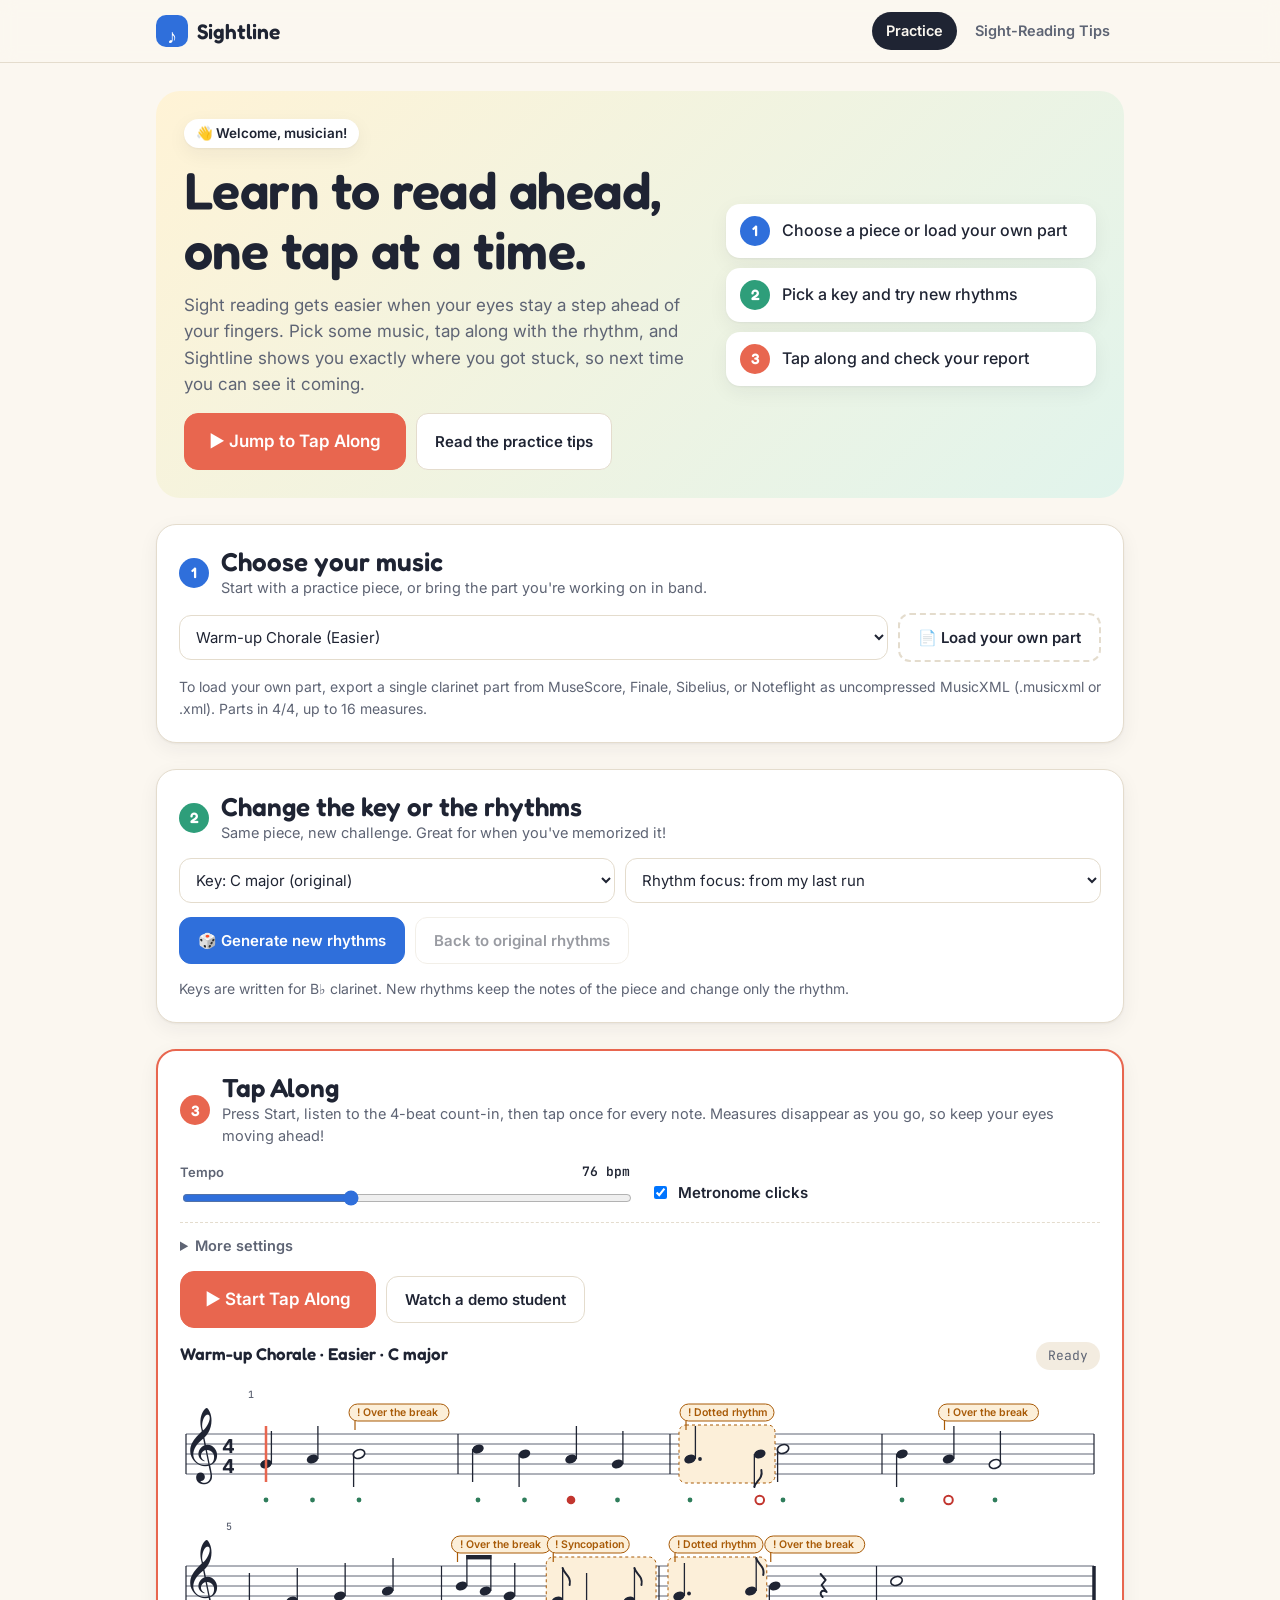
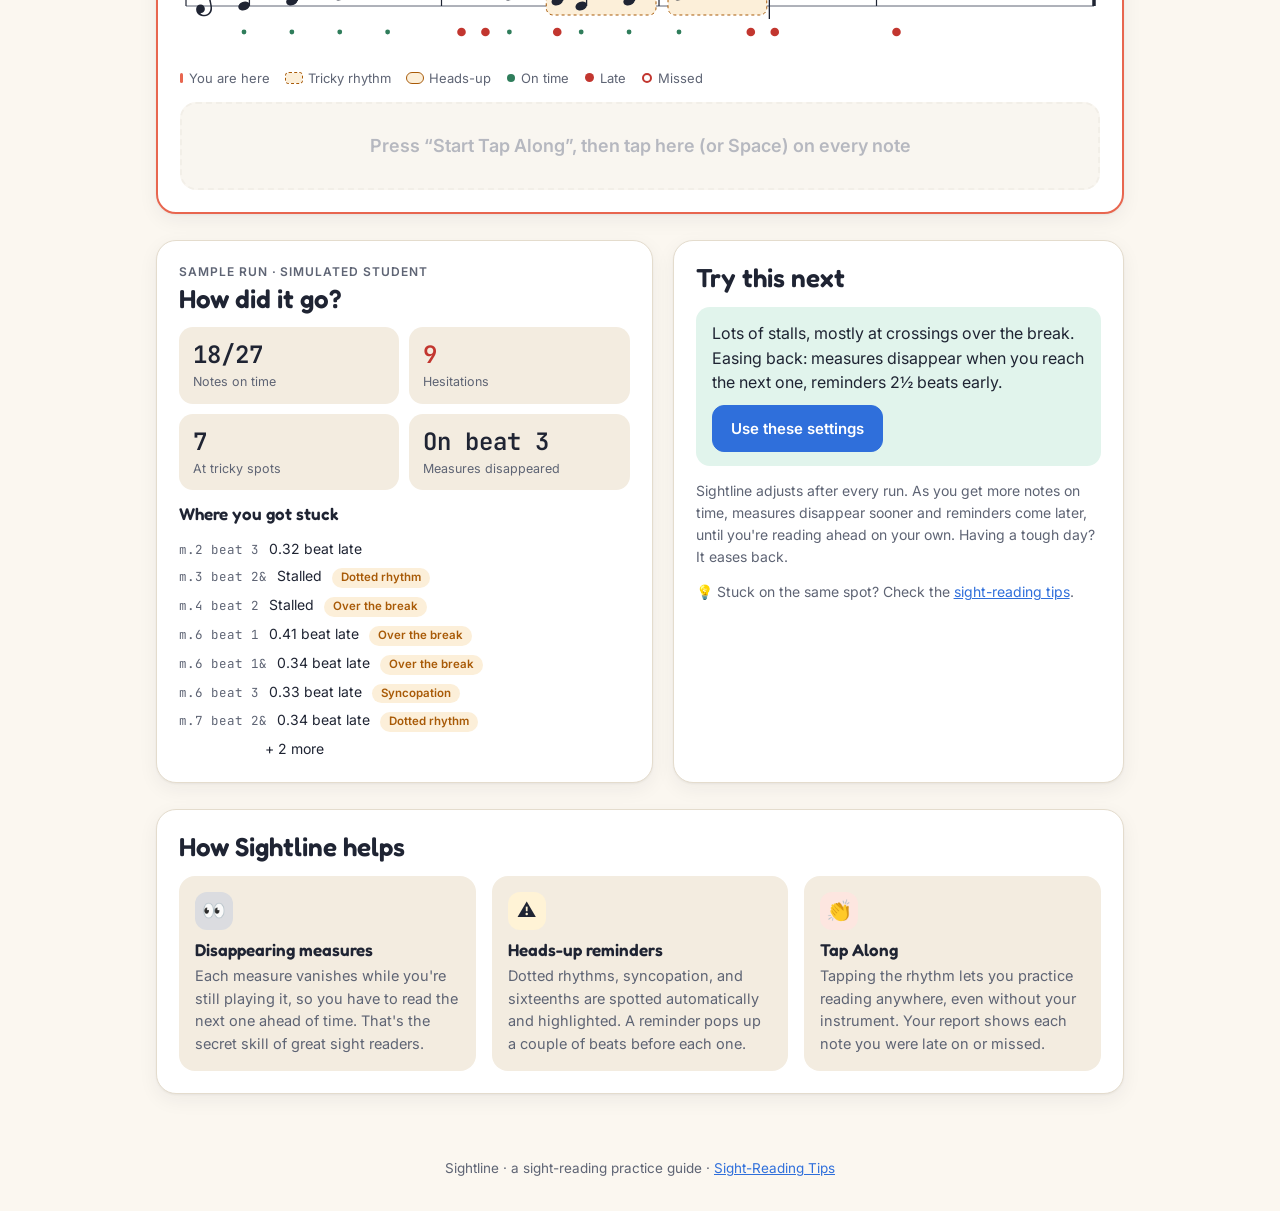
<file: sightline/index.html>
<!doctype html>
<html lang="en">
<head>
<meta charset="utf-8">
<meta name="viewport" content="width=device-width,initial-scale=1,viewport-fit=cover">
<title>Sightline</title>
<meta name="description" content="Sightline helps students practice sight reading: pick your music, change the key or rhythms, and tap along while the measures disappear so you learn to read ahead.">
<link rel="preconnect" href="https://fonts.googleapis.com">
<link rel="preconnect" href="https://fonts.gstatic.com" crossorigin>
<link rel="stylesheet" href="https://fonts.googleapis.com/css2?family=Fredoka:wght@500;600&family=Inter:wght@400;500;600&family=JetBrains+Mono:wght@500&family=Noto+Music&display=swap">
<link rel="stylesheet" href="styles.css">
<link rel="icon" href="data:image/svg+xml,<svg xmlns='http://www.w3.org/2000/svg' viewBox='0 0 100 100'><rect width='100' height='100' rx='24' fill='%232F6FDB'/><text x='50' y='70' font-size='60' fill='white' text-anchor='middle'>♪</text></svg>">
</head>
<body>
<header class="topbar">
  <div class="topbar-in">
    <a class="brand" href="./"><span class="logo">♪</span>Sightline</a>
    <nav class="nav" aria-label="Main">
      <a href="./" aria-current="page">Practice</a>
      <a href="strategies.html">Sight-Reading Tips</a>
    </nav>
  </div>
</header>

<main class="page">
  <section class="hero">
    <div class="hero-copy">
      <span class="hi">👋 Welcome, musician!</span>
      <h1>Learn to read ahead, one tap at a time.</h1>
      <p>Sight reading gets easier when your eyes stay a step ahead of your fingers. Pick some music, tap along with the rhythm, and Sightline shows you exactly where you got stuck, so next time you can see it coming.</p>
      <div class="hero-cta">
        <a class="btn go" href="#tap">▶ Jump to Tap Along</a>
        <a class="btn" href="strategies.html">Read the practice tips</a>
      </div>
    </div>
    <ol class="steps" aria-label="How to use Sightline">
      <li><span class="num n1">1</span>Choose a piece or load your own part</li>
      <li><span class="num n2">2</span>Pick a key and try new rhythms</li>
      <li><span class="num n3">3</span>Tap along and check your report</li>
    </ol>
  </section>

  <!-- Step 1 -->
  <section class="card" aria-labelledby="s1">
    <div class="card-head"><span class="num n1">1</span><div><h2 id="s1">Choose your music</h2><p>Start with a practice piece, or bring the part you're working on in band.</p></div></div>
    <div class="row">
      <select id="piece" aria-label="Choose a piece"></select>
      <label class="filebtn">📄 Load your own part<input id="file" type="file" accept=".musicxml,.xml,application/vnd.recordare.musicxml+xml,text/xml"></label>
    </div>
    <p id="fileMsg" class="note-msg">To load your own part, export a single clarinet part from MuseScore, Finale, Sibelius, or Noteflight as uncompressed MusicXML (.musicxml or .xml). Parts in 4/4, up to 16 measures.</p>
  </section>

  <!-- Step 2 -->
  <section class="card" aria-labelledby="s2">
    <div class="card-head"><span class="num n2">2</span><div><h2 id="s2">Change the key or the rhythms</h2><p>Same piece, new challenge. Great for when you've memorized it!</p></div></div>
    <div class="row">
      <select id="key" aria-label="Key" style="flex:1 1 180px"></select>
      <select id="focus" aria-label="Rhythm focus" style="flex:1 1 220px">
        <option value="auto">Rhythm focus: from my last run</option>
        <option value="mixed">Rhythm focus: mixed</option>
        <option value="dotted">Rhythm focus: dotted rhythms</option>
        <option value="sync">Rhythm focus: syncopation</option>
        <option value="six">Rhythm focus: sixteenths</option>
      </select>
    </div>
    <div class="row">
      <button id="genBtn" class="primary">🎲 Generate new rhythms</button>
      <button id="origBtn" disabled>Back to original rhythms</button>
    </div>
    <p id="optMsg" class="note-msg">Keys are written for B♭ clarinet. New rhythms keep the notes of the piece and change only the rhythm.</p>
  </section>

  <!-- Step 3 -->
  <section id="tap" class="card stage" aria-labelledby="s3">
    <div class="card-head"><span class="num n3">3</span><div><h2 id="s3">Tap Along</h2><p>Press Start, listen to the 4-beat count-in, then tap once for every note. Measures disappear as you go, so keep your eyes moving ahead!</p></div></div>

    <div class="controls">
      <div class="ctl"><label for="tempo">Tempo <output id="tempoOut">76 bpm</output></label><input id="tempo" type="range" min="50" max="120" step="2" value="76"></div>
      <div class="ctl"><label class="check"><input id="metro" type="checkbox" checked> Metronome clicks</label></div>
    </div>
    <details class="more">
      <summary>More settings</summary>
      <div class="controls">
        <div class="ctl"><label for="fadeMode">Disappearing measures</label>
          <select id="fadeMode">
            <option value="beat3" selected>Gone on beat 3 of the measure</option>
            <option value="next">Gone when I reach the next measure</option>
            <option value="start">Gone as soon as I start playing it</option>
            <option value="slow">Fade slowly behind me</option>
            <option value="off">Off (keep the music on screen)</option>
          </select></div>
        <div class="ctl"><label for="warn">Heads-up reminders <output id="warnOut">2 beats early</output></label><input id="warn" type="range" min="0" max="4" step="0.5" value="2"></div>
      </div>
    </details>

    <div class="go-row">
      <button id="playBtn" class="go">▶ Start Tap Along</button>
      <button id="demoBtn">Watch a demo student</button>
    </div>

    <div class="sheet-head">
      <h3 id="exTitle">Piece</h3>
      <span id="status" class="status">Ready</span>
    </div>
    <div id="scoreWrap"><svg id="score" role="img" aria-label="Clarinet part in treble clef"></svg></div>
    <div class="legend">
      <span><i class="sw" style="background:var(--coral);width:3px"></i>You are here</span>
      <span><i class="sw" style="background:var(--warn-soft);outline:1px dashed var(--warn)"></i>Tricky rhythm</span>
      <span><i class="sw" style="background:var(--warn-soft);outline:1px solid var(--warn);border-radius:6px"></i>Heads-up</span>
      <span><i class="sw" style="background:var(--ok);border-radius:50%;width:8px;height:8px"></i>On time</span>
      <span><i class="sw" style="background:var(--miss);border-radius:50%;width:9px;height:9px"></i>Late</span>
      <span><i class="sw" style="border:2px solid var(--miss);border-radius:50%;width:10px;height:10px"></i>Missed</span>
    </div>
    <button id="pad" class="pad" disabled>Press “Start Tap Along”, then tap here (or Space) on every note</button>
  </section>

  <!-- Report -->
  <section class="report" aria-label="Your results">
    <div class="card">
      <div style="display:flex;flex-direction:column;gap:2px">
        <span id="runKind" class="eyebrow">Sample run · simulated student</span>
        <h2>How did it go?</h2>
      </div>
      <div class="tiles">
        <div class="tile"><b id="tOn">–</b><span>Notes on time</span></div>
        <div class="tile alert"><b id="tHes">–</b><span>Hesitations</span></div>
        <div class="tile"><b id="tTricky">–</b><span>At tricky spots</span></div>
        <div class="tile"><b id="tLead">–</b><span>Measures disappeared</span></div>
      </div>
      <h3>Where you got stuck</h3>
      <ul id="spots" class="spots"></ul>
    </div>
    <div class="card">
      <h2>Try this next</h2>
      <div class="rec">
        <p id="recText"></p>
        <div><button id="applyBtn" class="primary">Use these settings</button></div>
      </div>
      <p class="foot">Sightline adjusts after every run. As you get more notes on time, measures disappear sooner and reminders come later, until you're reading ahead on your own. Having a tough day? It eases back.</p>
      <p class="foot">💡 Stuck on the same spot? Check the <a href="strategies.html">sight-reading tips</a>.</p>
    </div>
  </section>

  <section class="card" aria-labelledby="how">
    <h2 id="how">How Sightline helps</h2>
    <div class="how">
      <div><span class="icon" style="background:var(--ghost-soft)">👀</span><h3>Disappearing measures</h3><p>Each measure vanishes while you're still playing it, so you have to read the next one ahead of time. That's the secret skill of great sight readers.</p></div>
      <div><span class="icon" style="background:var(--sun-soft)">⚠️</span><h3>Heads-up reminders</h3><p>Dotted rhythms, syncopation, and sixteenths are spotted automatically and highlighted. A reminder pops up a couple of beats before each one.</p></div>
      <div><span class="icon" style="background:var(--coral-soft)">👏</span><h3>Tap Along</h3><p>Tapping the rhythm lets you practice reading anywhere, even without your instrument. Your report shows each note you were late on or missed.</p></div>
    </div>
  </section>
</main>
<footer class="sitefoot">Sightline · a sight-reading practice guide · <a href="strategies.html">Sight-Reading Tips</a></footer>
<script src="app.js"></script>
</body>
</html>
</file>
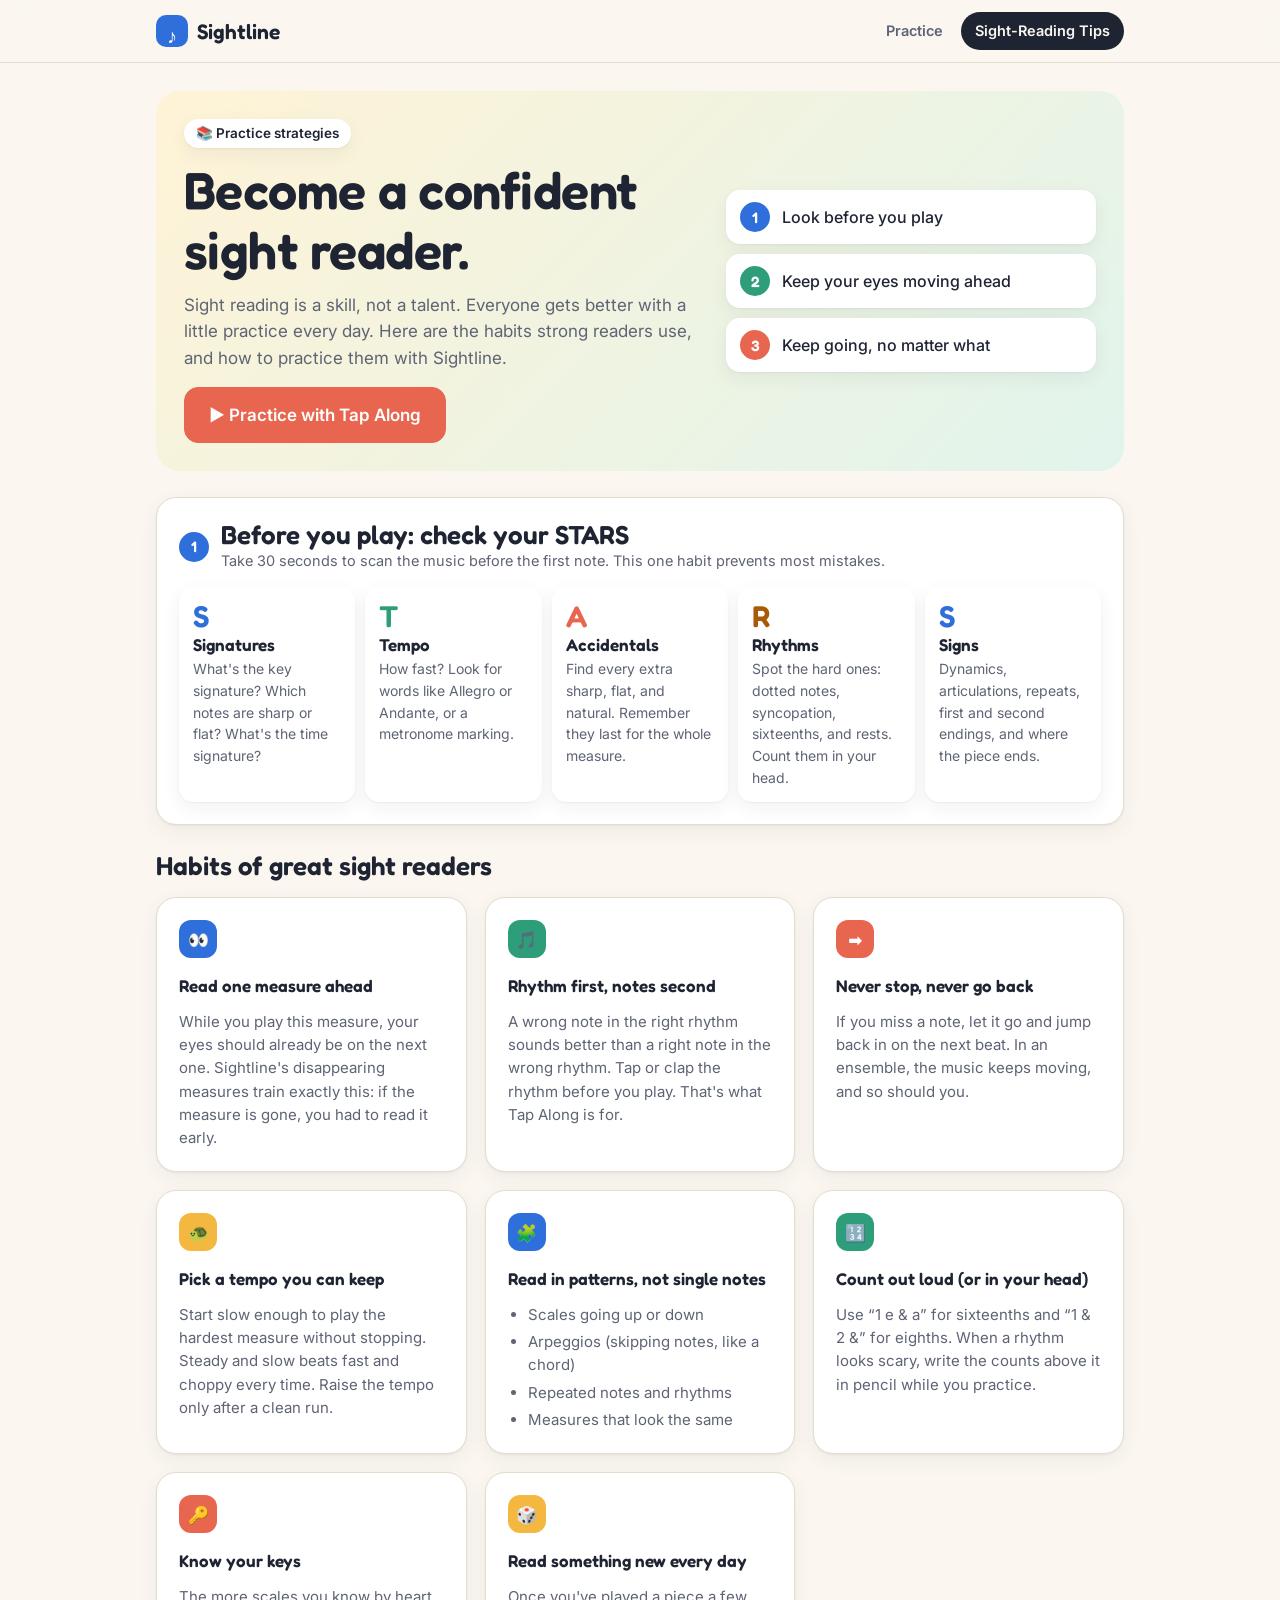
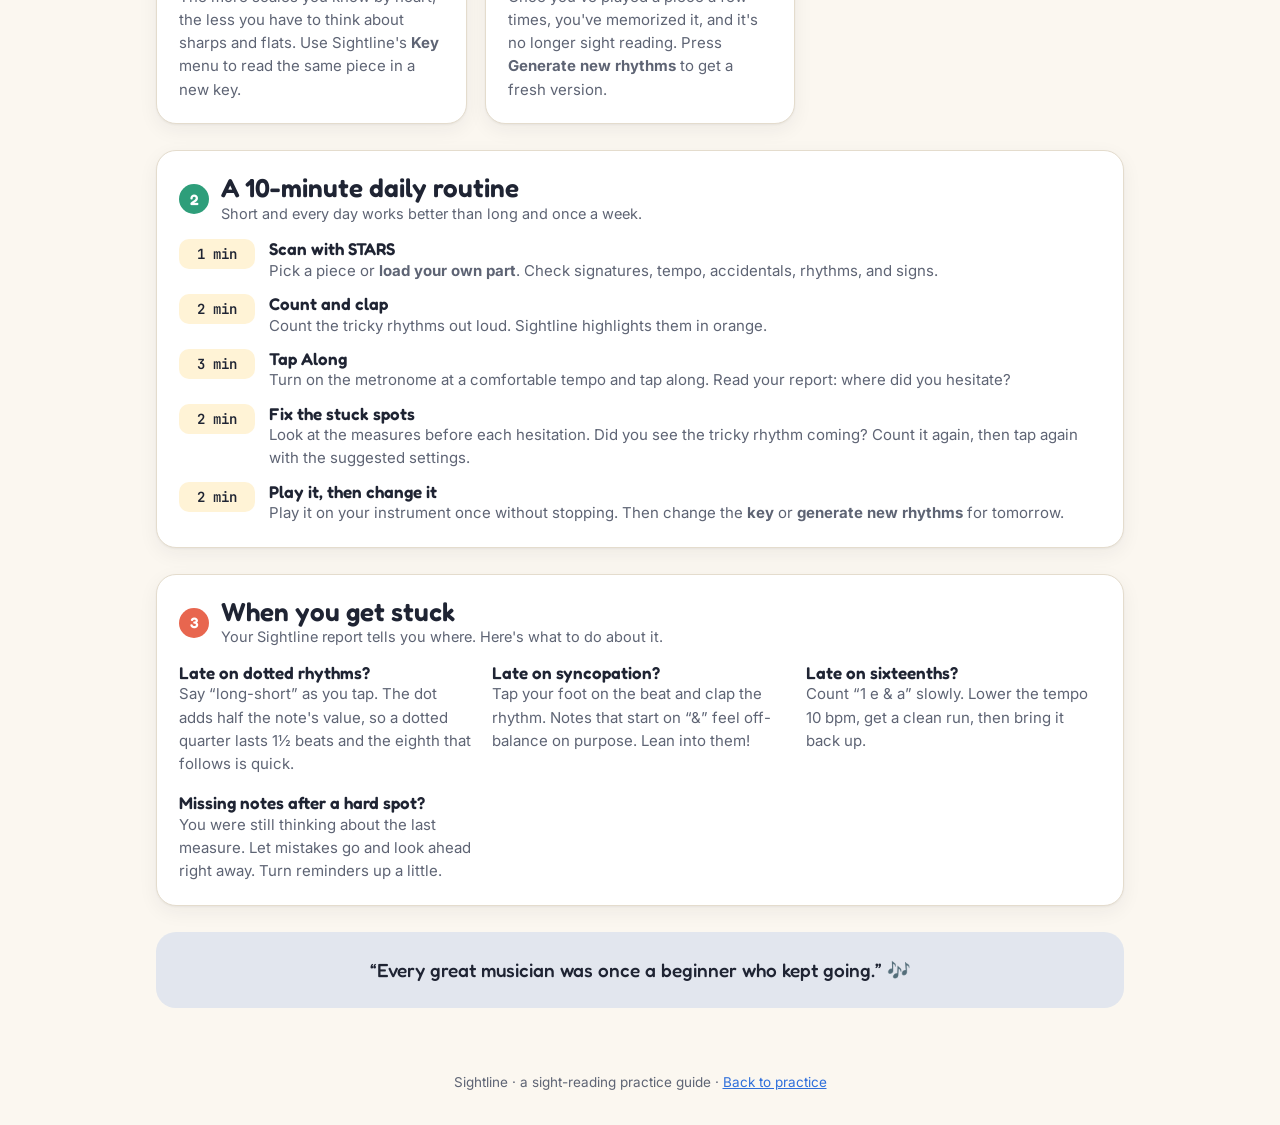
<file: sightline/strategies.html>
<!doctype html>
<html lang="en">
<head>
<meta charset="utf-8">
<meta name="viewport" content="width=device-width,initial-scale=1,viewport-fit=cover">
<title>Sight-Reading Tips</title>
<meta name="description" content="Practice strategies for sight reading music: what to check before you play, how to keep going, and a 10-minute daily routine.">
<link rel="preconnect" href="https://fonts.googleapis.com">
<link rel="preconnect" href="https://fonts.gstatic.com" crossorigin>
<link rel="stylesheet" href="https://fonts.googleapis.com/css2?family=Fredoka:wght@500;600&family=Inter:wght@400;500;600&family=JetBrains+Mono:wght@500&family=Noto+Music&display=swap">
<link rel="stylesheet" href="styles.css">
<link rel="icon" href="data:image/svg+xml,<svg xmlns='http://www.w3.org/2000/svg' viewBox='0 0 100 100'><rect width='100' height='100' rx='24' fill='%232F6FDB'/><text x='50' y='70' font-size='60' fill='white' text-anchor='middle'>♪</text></svg>">
</head>
<body>
<header class="topbar">
  <div class="topbar-in">
    <a class="brand" href="./"><span class="logo">♪</span>Sightline</a>
    <nav class="nav" aria-label="Main">
      <a href="./">Practice</a>
      <a href="strategies.html" aria-current="page">Sight-Reading Tips</a>
    </nav>
  </div>
</header>

<main class="page">
  <section class="hero">
    <div class="hero-copy">
      <span class="hi">📚 Practice strategies</span>
      <h1>Become a confident sight reader.</h1>
      <p>Sight reading is a skill, not a talent. Everyone gets better with a little practice every day. Here are the habits strong readers use, and how to practice them with Sightline.</p>
      <div class="hero-cta"><a class="btn go" href="./#tap">▶ Practice with Tap Along</a></div>
    </div>
    <ol class="steps" aria-label="The three big ideas">
      <li><span class="num n1">1</span>Look before you play</li>
      <li><span class="num n2">2</span>Keep your eyes moving ahead</li>
      <li><span class="num n3">3</span>Keep going, no matter what</li>
    </ol>
  </section>

  <section class="card" aria-labelledby="stars">
    <div class="card-head"><span class="num n1">1</span><div><h2 id="stars">Before you play: check your STARS</h2><p>Take 30 seconds to scan the music before the first note. This one habit prevents most mistakes.</p></div></div>
    <div class="mnemonic">
      <div><b style="color:var(--ghost)">S</b><h3>Signatures</h3><span>What's the key signature? Which notes are sharp or flat? What's the time signature?</span></div>
      <div><b style="color:var(--mint)">T</b><h3>Tempo</h3><span>How fast? Look for words like Allegro or Andante, or a metronome marking.</span></div>
      <div><b style="color:var(--coral)">A</b><h3>Accidentals</h3><span>Find every extra sharp, flat, and natural. Remember they last for the whole measure.</span></div>
      <div><b style="color:var(--warn)">R</b><h3>Rhythms</h3><span>Spot the hard ones: dotted notes, syncopation, sixteenths, and rests. Count them in your head.</span></div>
      <div><b style="color:var(--ghost)">S</b><h3>Signs</h3><span>Dynamics, articulations, repeats, first and second endings, and where the piece ends.</span></div>
    </div>
  </section>

  <section aria-labelledby="habits" style="display:flex;flex-direction:column;gap:16px">
    <h2 id="habits">Habits of great sight readers</h2>
    <div class="strats">
      <div class="card strat"><span class="icon" style="background:var(--ghost)">👀</span><h3>Read one measure ahead</h3>
        <p>While you play this measure, your eyes should already be on the next one. Sightline's disappearing measures train exactly this: if the measure is gone, you had to read it early.</p></div>
      <div class="card strat"><span class="icon" style="background:var(--mint)">🎵</span><h3>Rhythm first, notes second</h3>
        <p>A wrong note in the right rhythm sounds better than a right note in the wrong rhythm. Tap or clap the rhythm before you play. That's what Tap Along is for.</p></div>
      <div class="card strat"><span class="icon" style="background:var(--coral)">➡️</span><h3>Never stop, never go back</h3>
        <p>If you miss a note, let it go and jump back in on the next beat. In an ensemble, the music keeps moving, and so should you.</p></div>
      <div class="card strat"><span class="icon" style="background:var(--sun)">🐢</span><h3>Pick a tempo you can keep</h3>
        <p>Start slow enough to play the hardest measure without stopping. Steady and slow beats fast and choppy every time. Raise the tempo only after a clean run.</p></div>
      <div class="card strat"><span class="icon" style="background:var(--ghost)">🧩</span><h3>Read in patterns, not single notes</h3>
        <ul><li>Scales going up or down</li><li>Arpeggios (skipping notes, like a chord)</li><li>Repeated notes and rhythms</li><li>Measures that look the same</li></ul></div>
      <div class="card strat"><span class="icon" style="background:var(--mint)">🔢</span><h3>Count out loud (or in your head)</h3>
        <p>Use “1 e &amp; a” for sixteenths and “1 &amp; 2 &amp;” for eighths. When a rhythm looks scary, write the counts above it in pencil while you practice.</p></div>
      <div class="card strat"><span class="icon" style="background:var(--coral)">🔑</span><h3>Know your keys</h3>
        <p>The more scales you know by heart, the less you have to think about sharps and flats. Use Sightline's <b>Key</b> menu to read the same piece in a new key.</p></div>
      <div class="card strat"><span class="icon" style="background:var(--sun)">🎲</span><h3>Read something new every day</h3>
        <p>Once you've played a piece a few times, you've memorized it, and it's no longer sight reading. Press <b>Generate new rhythms</b> to get a fresh version.</p></div>
    </div>
  </section>

  <section class="card" aria-labelledby="routine">
    <div class="card-head"><span class="num n2">2</span><div><h2 id="routine">A 10-minute daily routine</h2><p>Short and every day works better than long and once a week.</p></div></div>
    <ol class="routine">
      <li><span class="min">1 min</span><div><h3>Scan with STARS</h3><p>Pick a piece or <b>load your own part</b>. Check signatures, tempo, accidentals, rhythms, and signs.</p></div></li>
      <li><span class="min">2 min</span><div><h3>Count and clap</h3><p>Count the tricky rhythms out loud. Sightline highlights them in orange.</p></div></li>
      <li><span class="min">3 min</span><div><h3>Tap Along</h3><p>Turn on the metronome at a comfortable tempo and tap along. Read your report: where did you hesitate?</p></div></li>
      <li><span class="min">2 min</span><div><h3>Fix the stuck spots</h3><p>Look at the measures before each hesitation. Did you see the tricky rhythm coming? Count it again, then tap again with the suggested settings.</p></div></li>
      <li><span class="min">2 min</span><div><h3>Play it, then change it</h3><p>Play it on your instrument once without stopping. Then change the <b>key</b> or <b>generate new rhythms</b> for tomorrow.</p></div></li>
    </ol>
  </section>

  <section class="card" aria-labelledby="stuck">
    <div class="card-head"><span class="num n3">3</span><div><h2 id="stuck">When you get stuck</h2><p>Your Sightline report tells you where. Here's what to do about it.</p></div></div>
    <div class="strats">
      <div class="strat"><h3>Late on dotted rhythms?</h3><p>Say “long-short” as you tap. The dot adds half the note's value, so a dotted quarter lasts 1½ beats and the eighth that follows is quick.</p></div>
      <div class="strat"><h3>Late on syncopation?</h3><p>Tap your foot on the beat and clap the rhythm. Notes that start on “&amp;” feel off-balance on purpose. Lean into them!</p></div>
      <div class="strat"><h3>Late on sixteenths?</h3><p>Count “1 e &amp; a” slowly. Lower the tempo 10 bpm, get a clean run, then bring it back up.</p></div>
      <div class="strat"><h3>Missing notes after a hard spot?</h3><p>You were still thinking about the last measure. Let mistakes go and look ahead right away. Turn reminders up a little.</p></div>
    </div>
  </section>

  <p class="quote">“Every great musician was once a beginner who kept going.” 🎶</p>
</main>
<footer class="sitefoot">Sightline · a sight-reading practice guide · <a href="./">Back to practice</a></footer>
</body>
</html>
</file>
<file: sightline/styles.css>
/* Sightline — shared styles for the practice tool and the strategies page */
:root{
  --bg:#FBF7F0; --bg-2:#F3ECE0; --paper:#FFFFFF; --ink:#1F2433; --muted:#5E6474; --line:#E4DCCD;
  --ghost:#2F6FDB; --ghost-soft:rgba(47,111,219,.12);
  --sun:#F4B740; --sun-soft:#FFF3D6;
  --mint:#2E9E7A; --mint-soft:#E1F4EC;
  --coral:#E8664F; --coral-soft:#FDE6E0;
  --warn:#A85A07; --warn-soft:#FCEFD9;
  --miss:#C2362F; --ok:#2F7D5B;
  --shadow:0 1px 2px rgba(31,36,51,.05),0 6px 20px rgba(31,36,51,.06);
  --f-display:"Fredoka","Inter",system-ui,sans-serif;
  --f-body:"Inter",system-ui,-apple-system,"Segoe UI",sans-serif;
  --f-mono:"JetBrains Mono",ui-monospace,Menlo,monospace;
  --f-music:"Noto Music","Bravura","Segoe UI Symbol",serif;
  color-scheme:light;
}
@media (prefers-color-scheme: dark){:root:not([data-theme="light"]){
  --bg:#14161D; --bg-2:#1B1E27; --paper:#1E222C; --ink:#ECEEF3; --muted:#A0A7B6; --line:#2F3442;
  --ghost:#7FA6FF; --ghost-soft:rgba(127,166,255,.16);
  --sun:#F4C35E; --sun-soft:#3A3018; --mint:#5CC9A2; --mint-soft:#183229; --coral:#FF8A73; --coral-soft:#3A221D;
  --warn:#F2A94A; --warn-soft:#3A2A12; --miss:#FF7468; --ok:#5CC495;
  --shadow:0 1px 2px rgba(0,0,0,.3); color-scheme:dark}}
:root[data-theme="dark"]{
  --bg:#14161D; --bg-2:#1B1E27; --paper:#1E222C; --ink:#ECEEF3; --muted:#A0A7B6; --line:#2F3442;
  --ghost:#7FA6FF; --ghost-soft:rgba(127,166,255,.16);
  --sun:#F4C35E; --sun-soft:#3A3018; --mint:#5CC9A2; --mint-soft:#183229; --coral:#FF8A73; --coral-soft:#3A221D;
  --warn:#F2A94A; --warn-soft:#3A2A12; --miss:#FF7468; --ok:#5CC495;
  --shadow:0 1px 2px rgba(0,0,0,.3); color-scheme:dark}

*{box-sizing:border-box}
html{scroll-behavior:smooth}
body{margin:0;background:var(--bg);color:var(--ink);font-family:var(--f-body);font-size:16px;line-height:1.55}
img{max-width:100%}
a{color:var(--ghost)}
h1,h2,h3{font-family:var(--f-display);font-weight:600;text-wrap:balance;margin:0;line-height:1.15}
h1{font-size:clamp(32px,6vw,52px);letter-spacing:-.01em}
h2{font-size:clamp(21px,3vw,26px)}
h3{font-size:17px}
p{margin:0}

/* ---------- top bar ---------- */
.topbar{position:sticky;top:0;z-index:10;background:color-mix(in srgb,var(--bg) 88%,transparent);backdrop-filter:blur(8px);border-bottom:1px solid var(--line)}
.topbar-in{max-width:1000px;margin:0 auto;padding:12px 16px;display:flex;align-items:center;justify-content:space-between;gap:12px;flex-wrap:wrap}
.brand{display:flex;align-items:center;gap:9px;font:600 21px var(--f-display);color:var(--ink);text-decoration:none}
.brand .logo{width:32px;height:32px;border-radius:10px;background:var(--ghost);color:#fff;display:grid;place-items:center;font:20px var(--f-music)}
.nav{display:flex;gap:4px;flex-wrap:wrap}
.nav a{padding:8px 14px;border-radius:999px;color:var(--muted);text-decoration:none;font-weight:600;font-size:14.5px}
.nav a:hover{color:var(--ink);background:var(--bg-2)}
.nav a[aria-current="page"]{background:var(--ink);color:var(--bg)}

.page{max-width:1000px;margin:0 auto;padding:28px 16px 56px;display:flex;flex-direction:column;gap:26px}

/* ---------- hero ---------- */
.hero{display:grid;grid-template-columns:minmax(0,1.4fr) minmax(0,1fr);gap:24px;align-items:center;padding:28px;border-radius:24px;background:linear-gradient(135deg,var(--sun-soft),var(--mint-soft));}
@media (max-width:760px){.hero{grid-template-columns:1fr;padding:22px}}
.hero-copy{display:flex;flex-direction:column;gap:12px}
.hero-copy p{font-size:17px;color:var(--muted);max-width:56ch}
.hi{display:inline-block;align-self:flex-start;font-weight:600;font-size:13.5px;padding:4px 12px;border-radius:999px;background:var(--paper);color:var(--ink);box-shadow:var(--shadow)}
.hero-cta{display:flex;gap:10px;flex-wrap:wrap;margin-top:4px}
.steps{list-style:none;margin:0;padding:0;display:flex;flex-direction:column;gap:10px}
.steps li{display:flex;gap:12px;align-items:center;background:var(--paper);border-radius:14px;padding:12px 14px;box-shadow:var(--shadow);font-weight:500}
.num{flex:none;width:30px;height:30px;border-radius:50%;display:grid;place-items:center;font:600 15px var(--f-display);color:#fff}
.n1{background:var(--ghost)}.n2{background:var(--mint)}.n3{background:var(--coral)}

/* ---------- cards & steps ---------- */
.card{background:var(--paper);border:1px solid var(--line);border-radius:20px;padding:22px;display:flex;flex-direction:column;gap:14px;box-shadow:var(--shadow);min-width:0}
.card-head{display:flex;align-items:center;gap:12px}
.card-head p{color:var(--muted);font-size:14.5px}
.hint{font-size:14px;color:var(--muted)}
.hint.err{color:var(--miss)}
.note-msg{font-size:14px;color:var(--muted)}
.note-msg.err{color:var(--miss)}
.row{display:flex;gap:10px;flex-wrap:wrap;align-items:center}
.row > select{flex:1 1 220px;min-width:0}
.lbl{font-size:13px;font-weight:600;color:var(--muted)}

.controls{display:grid;grid-template-columns:repeat(auto-fit,minmax(200px,1fr));gap:14px 20px;align-items:end}
.ctl{display:flex;flex-direction:column;gap:6px;min-width:0}
.ctl label{font-size:13px;font-weight:600;color:var(--muted);display:flex;justify-content:space-between;gap:8px}
.ctl output{font-family:var(--f-mono);color:var(--ink);font-size:13px}
input[type=range]{width:100%;accent-color:var(--ghost)}
select{font:inherit;font-size:15px;padding:11px 12px;border-radius:12px;border:1px solid var(--line);background:var(--paper);color:var(--ink)}
.check{display:inline-flex;gap:8px;align-items:center;font-weight:500;font-size:15px}
.ctl label.check{justify-content:flex-start;color:var(--ink);font-size:15px;padding-bottom:4px}
details.more{border-top:1px dashed var(--line);padding-top:12px}
details.more summary{cursor:pointer;font-weight:600;color:var(--muted);font-size:14.5px}
details.more[open] summary{margin-bottom:14px}

/* ---------- buttons ---------- */
button,.btn,.filebtn{font:inherit;font-weight:600;font-size:15px;border-radius:12px;padding:11px 18px;border:1px solid var(--line);background:var(--paper);color:var(--ink);cursor:pointer;text-decoration:none;display:inline-flex;align-items:center;gap:8px;justify-content:center}
button:hover:not(:disabled),.btn:hover,.filebtn:hover{border-color:var(--muted)}
.primary{background:var(--ghost)!important;border-color:var(--ghost)!important;color:#fff!important}
.go{background:var(--coral)!important;border-color:var(--coral)!important;color:#fff!important;font-size:17px;padding:14px 24px;border-radius:14px}
button:focus-visible,select:focus-visible,input:focus-visible,a:focus-visible{outline:3px solid var(--ghost-soft);outline-offset:2px}
.filebtn{position:relative;overflow:hidden;border-style:dashed;border-width:2px}
.filebtn input{position:absolute;inset:0;opacity:0;cursor:pointer}
.filebtn:focus-within{outline:3px solid var(--ghost-soft);outline-offset:2px}
button:disabled{opacity:.45;cursor:default}

/* ---------- tap-along stage ---------- */
.stage{border:2px solid var(--coral);background:var(--paper)}
.stage .go-row{display:flex;gap:10px;flex-wrap:wrap;align-items:center}
.sheet-head{display:flex;justify-content:space-between;align-items:baseline;gap:12px;flex-wrap:wrap}
.status{font-family:var(--f-mono);font-size:13px;padding:4px 12px;border-radius:999px;background:var(--bg-2);color:var(--muted)}
.status.live{background:var(--ghost-soft);color:var(--ghost)}
#scoreWrap{width:100%;overflow-x:auto;background:var(--paper);border-radius:12px}
#score{display:block}
.legend{display:flex;gap:16px;flex-wrap:wrap;font-size:13px;color:var(--muted)}
.legend span{display:inline-flex;align-items:center;gap:6px}
.sw{display:inline-block;width:16px;height:10px;border-radius:3px}
.pad{width:100%;padding:28px 16px;font-size:18px;border-radius:16px;border:2px dashed var(--line);background:var(--bg-2);color:var(--muted);touch-action:manipulation;user-select:none;-webkit-user-select:none;transition:transform .08s}
.pad.armed{border-style:solid;border-color:var(--coral);color:var(--coral);background:var(--coral-soft)}
.pad.hit{transform:scale(.985);background:var(--coral);color:#fff}

/* SVG notation */
.staff line{stroke:var(--muted);stroke-width:1}
.bar{stroke:var(--ink);stroke-width:1.2}
.bar.end{stroke-width:3.5}
.mnum{fill:var(--muted);font:500 10px var(--f-mono)}
.clef{fill:var(--ink);font-family:var(--f-music);font-size:44px}
.tsig{fill:var(--ink);font:700 19px var(--f-body)}
.acc{fill:var(--ink);font:600 16px var(--f-music)}
.head{fill:var(--ink)}
.head.hollow{fill:var(--paper);stroke:var(--ink);stroke-width:1.6}
.stem,.ledger{stroke:var(--ink);stroke-width:1.3}
.beam,.rblock{fill:var(--ink)}
.flag,.rest{fill:none;stroke:var(--ink);stroke-width:2;stroke-linecap:round;stroke-linejoin:round}
.dot{fill:var(--ink)}
.ev{transition:opacity .25s}
.ev.passed{opacity:.1}
.cover{fill:var(--paper);pointer-events:none}
.warn rect{fill:var(--warn-soft);stroke:var(--warn);stroke-width:1}
.warn text{fill:var(--warn);font:600 10.5px var(--f-body)}
.warn path{stroke:var(--warn);stroke-width:1.2;fill:none}
.warn{transition:opacity .2s}
.warn.off{opacity:0}
.warn.rest-dim{opacity:.6}
.hl{fill:var(--warn-soft);stroke:var(--warn);stroke-width:1;stroke-dasharray:3 3}
.play-line{stroke:var(--coral);stroke-width:2.5}
.mk-ok{fill:var(--ok)}
.mk-late{fill:var(--miss)}
.mk-miss{fill:none;stroke:var(--miss);stroke-width:2}
.mk-early{fill:var(--warn)}

/* ---------- report ---------- */
.report{display:grid;grid-template-columns:minmax(0,1.1fr) minmax(0,1fr);gap:20px}
@media (max-width:760px){.report{grid-template-columns:1fr}}
.eyebrow{font-size:12px;letter-spacing:.08em;text-transform:uppercase;color:var(--muted);font-weight:600}
.tiles{display:grid;grid-template-columns:repeat(2,minmax(0,1fr));gap:10px}
.tile{display:flex;flex-direction:column;gap:2px;padding:12px 14px;border-radius:14px;background:var(--bg-2)}
.tile b{font:600 24px var(--f-mono);font-variant-numeric:tabular-nums}
.tile span{font-size:12.5px;color:var(--muted)}
.tile.alert b{color:var(--miss)}
.spots{list-style:none;margin:0;padding:0;display:flex;flex-direction:column;gap:6px;font-size:14px}
.spots li{display:flex;gap:10px;align-items:baseline;flex-wrap:wrap}
.spots .where{font-family:var(--f-mono);font-size:12.5px;color:var(--muted);min-width:9.5ch}
.chip{font-size:11.5px;font-weight:600;padding:1px 9px;border-radius:999px;background:var(--warn-soft);color:var(--warn);white-space:nowrap}
.chip.plain{background:var(--bg-2);color:var(--muted)}
.rec{padding:14px 16px;border-radius:14px;background:var(--mint-soft);display:flex;flex-direction:column;gap:10px}
.foot{color:var(--muted);font-size:14px}

/* ---------- feature trio ---------- */
.how{display:grid;grid-template-columns:repeat(auto-fit,minmax(240px,1fr));gap:16px}
.how > div{display:flex;flex-direction:column;gap:6px;padding:16px;border-radius:16px;background:var(--bg-2)}
.how p{color:var(--muted);font-size:14.5px}
.icon{width:38px;height:38px;border-radius:12px;display:grid;place-items:center;font-size:19px;margin-bottom:4px}

/* ---------- strategies page ---------- */
.strats{display:grid;grid-template-columns:repeat(auto-fit,minmax(280px,1fr));gap:18px}
.strat{position:relative}
.strat .icon{color:#fff;font:600 17px var(--f-display)}
.strat ul{margin:0;padding-left:20px;color:var(--muted);font-size:15px;display:flex;flex-direction:column;gap:4px}
.strat p{color:var(--muted);font-size:15px}
.mnemonic{display:grid;grid-template-columns:repeat(auto-fit,minmax(140px,1fr));gap:10px}
.mnemonic div{background:var(--paper);border-radius:14px;padding:14px;box-shadow:var(--shadow);display:flex;flex-direction:column;gap:4px}
.mnemonic b{font:600 30px var(--f-display);line-height:1}
.mnemonic span{font-size:14px;color:var(--muted)}
.routine{list-style:none;margin:0;padding:0;display:flex;flex-direction:column;gap:12px}
.routine li{display:grid;grid-template-columns:76px 1fr;gap:14px;align-items:start}
.routine .min{font:600 14px var(--f-mono);background:var(--sun-soft);color:var(--ink);padding:6px 8px;border-radius:10px;text-align:center}
.routine p{color:var(--muted);font-size:15px}
.quote{font:500 19px var(--f-display);text-align:center;padding:26px 18px;border-radius:20px;background:var(--ghost-soft);color:var(--ink)}
.sitefoot{text-align:center;color:var(--muted);font-size:13.5px;padding:8px 16px 32px}

@media (prefers-reduced-motion:reduce){html{scroll-behavior:auto}.ev,.warn,.pad{transition:none}}
</file>
